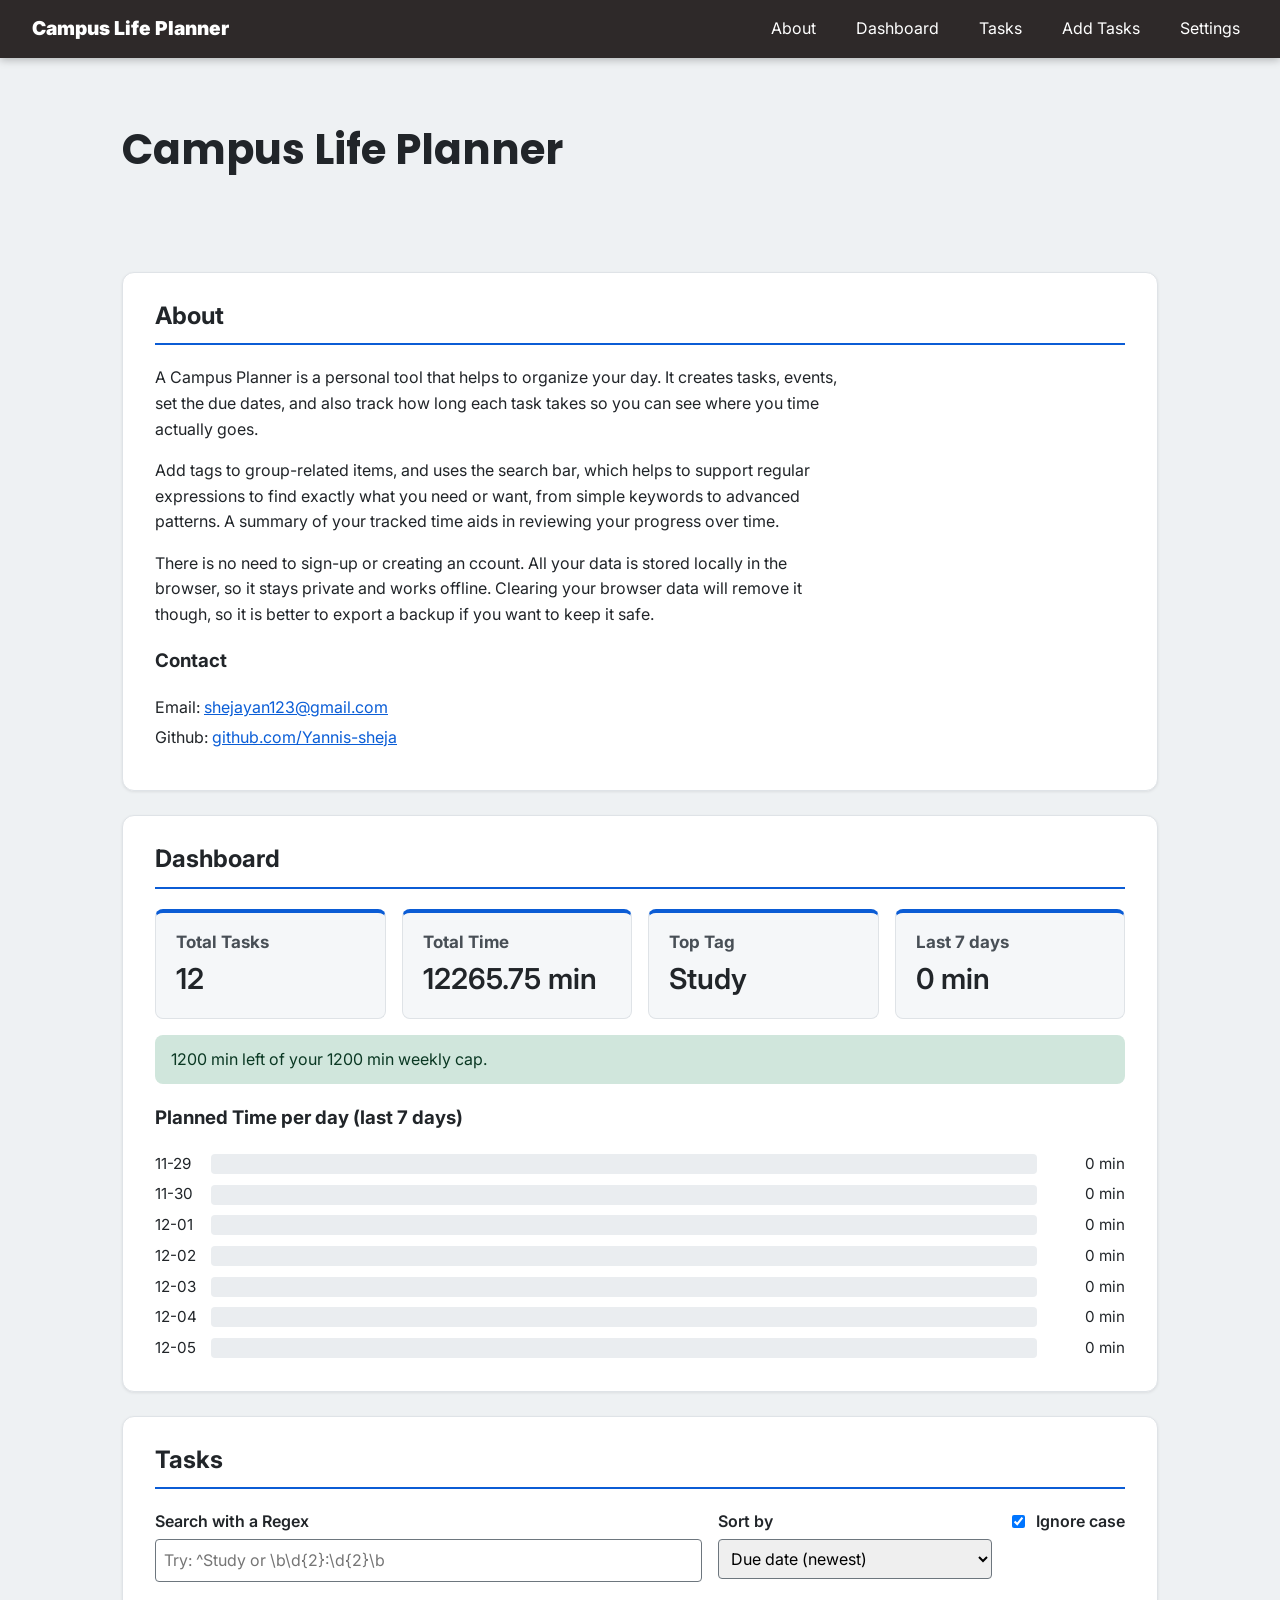
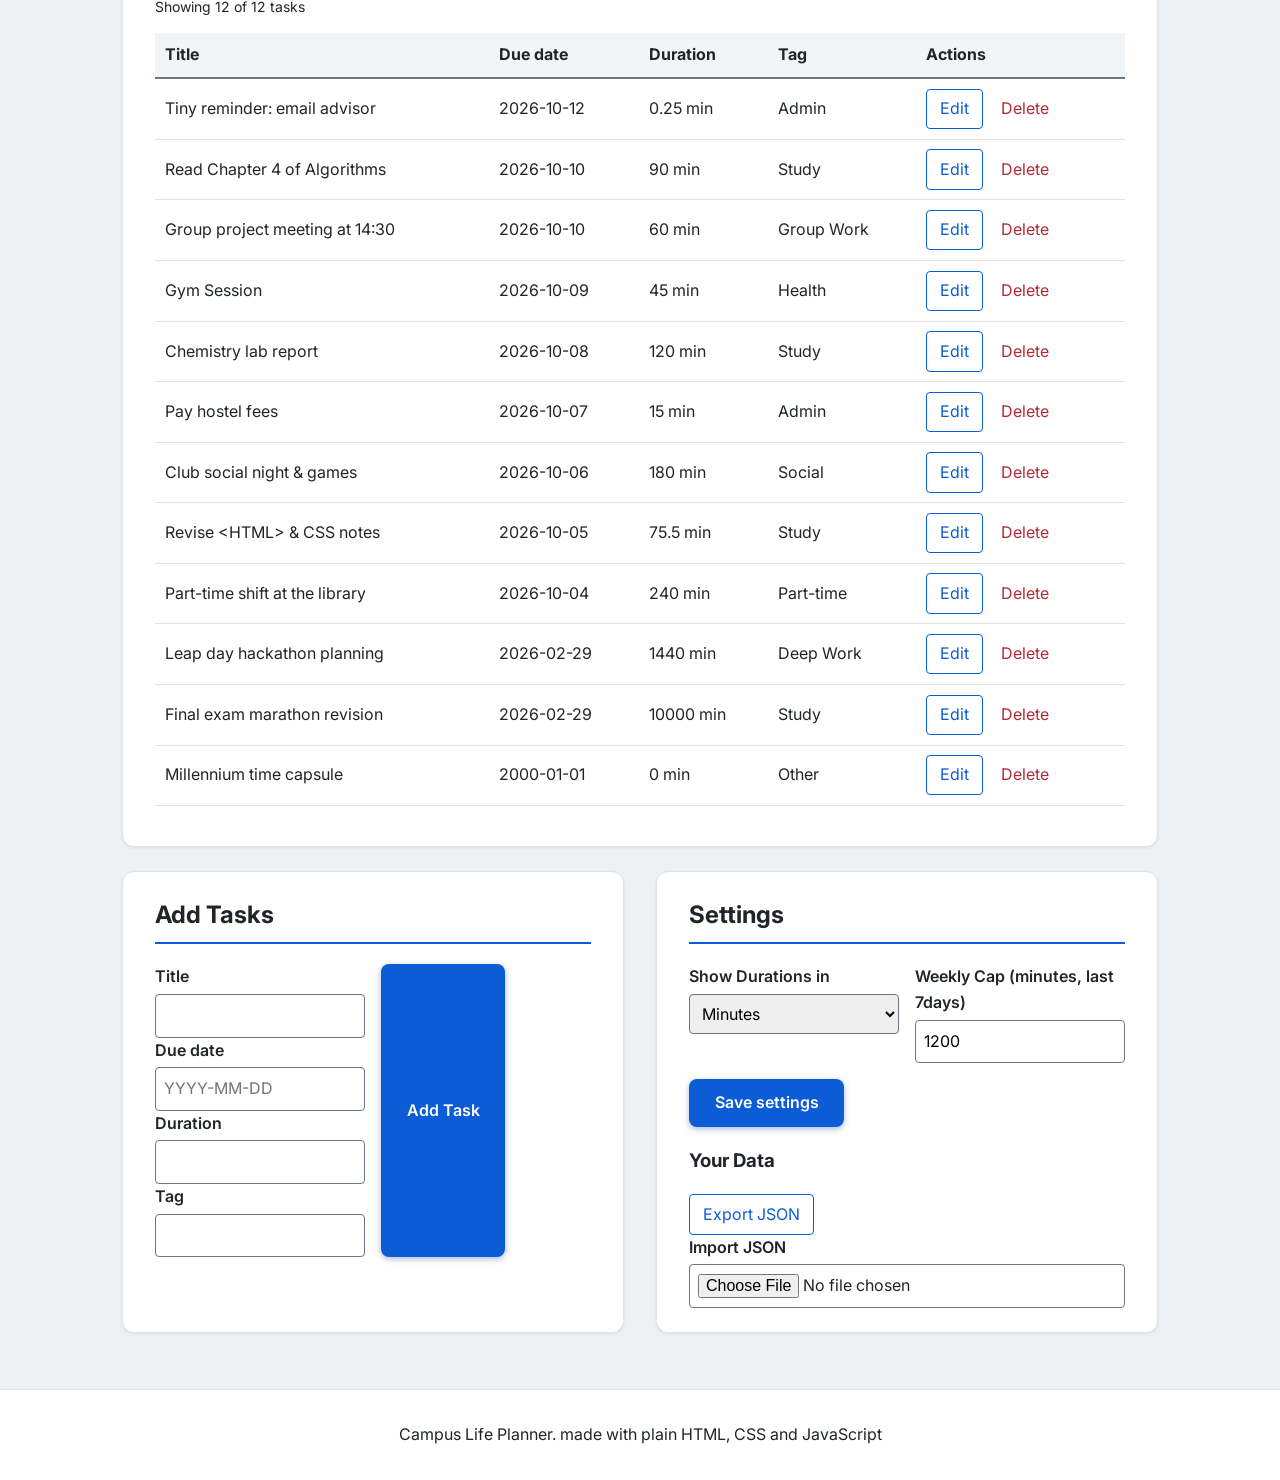
<file: index.html>
<!DOCTYPE html>
<html lang="en">
<head>
    <meta charset="UTF-8"> <!--This make sure that phone's screens fits instead of shrinking the layout-->
    <meta name="viewport" content="width=device-width, initial-scale=1.0">
    <title>Campus Life Planner</title>
    <link rel="stylesheet" href="styles/main.css"> <!--It links to our main.css for styling-->
    <link rel="icon" href="logo.jpg">
    <link rel="preconnect" href="https://fonts.googleapis.com">
    <link rel="preconnect" href="https://fonts.gstatic.com" crossorigin>
    <link href="https://fonts.googleapis.com/css2?family=Inter:wght@400;500&family=Poppins:wght@600;700&display=swap" rel="stylesheet">
</head>
<body>
    <a class="skip-link" href="#main">Skip to main content</a>
    <!--Firstly, we add:
    THE NAVIGATION BAR-->
    <header>
        <p class="brand"> Campus Life Planner </p>
        <nav aria-label="Main"><!-- The aria-label names the landmark which is the navigation-->
            <ul>
                <li><a href="#about">About</a></li>
                <li><a href="#dashboard">Dashboard</a></li>
                <li><a href="#tasks">Tasks</a></li>
                <li><a href="#add">Add Tasks</a></li>
                <li><a href="#settings">Settings</a></li>
            </ul>

        </nav>

    </header>
    <!--Secondly,
    THE MAIN CONTENT-->
    <main id="main">
        <h1> Campus Life Planner</h1>
        <p id="status" class="status" role="status"> </p>
        <p id="error" class="error" role="alert"> </p>
        <!-- The ABOUT section-->
         <section id="about" aria-labelledby="aboutHeading"><!-- The aria-labelledby names the section by its heading-->
            <h2 id="aboutHeading"> About </h2>
            <p> A Campus Planner is a personal tool that helps to organize your day. It creates tasks, events,
                set the due dates, and also track how long each task takes so you can see where you time 
                actually goes.
            </p>
            <p> Add tags to group-related items, and uses the search bar, which helps to support regular expressions
                to find exactly what you need or want, from simple keywords to advanced patterns.
                A summary of your tracked time aids in reviewing your progress over time.
            </p>
            <p> There is no need to sign-up or creating an ccount. All your data is stored locally in the browser,
                so it stays private and works offline. Clearing your browser data will remove it though,
                so it is better to export a backup if you want to keep it safe.
            </p>
            <h3> Contact </h3>
            <ul class="contact-list">
                <li> Email: <a href="mailto:shejayan123@gmail.com">shejayan123@gmail.com</a></li>
                <li> Github: <a href="https://github.com/Yannis-sheja" target="_blank" rel="noopener noreferrer">github.com/Yannis-sheja</a></li>
            </ul>
        <!--The DASHBOARD section-->
         </section>
         <section id="dashboard" aria-labelledby="dashboardHeading">
            <h2 id="dashboardHeading">Dashboard</h2>
            <div class="cards"> <!-- Here, JavaScript will aid in filling the empty <p> tags and there is 4 number cards-->
                <div class="card"><h3>Total Tasks</h3><p id="statCount"></p></div>
                <div class="card"><h3>Total Time</h3><p id="statTotal"></p></div>
                <div class="card"><h3>Top Tag </h3><p id="statTop"></p></div>
                <div class="card"><h3>Last 7 days </h3><p id="statWeek"></p></div>
            </div>
            <!-- Here lies the Weekcap messages. So, We fill one of the two live regions;
             -Polite(when it turns) when under the cap
             -Assertive(interrupts) when over-->
             <div id="capBox" class="cap ok">
                <div id="capPolite" aria-live="polite"> </div>
                <div id="capAssertive" aria-live="assertive"></div>
            </div>
            <h3> Planned Time per day (last 7 days)</h3>
            <div id="chart"></div><!-- The Chart or the bar chart will be drawn by JavaScript-->
         </section>
         <!--The TASKS section-->
         <section id="tasks" aria-labelledby="tasksHeading">
            <h2 id="tasksHeading" tabindex="-1">Tasks</h2> <!-- The tabindex="-1" lets JavaScript move the focus here
            (after a delete)-->
            <div class="toolbar">
                <div>
                <!-- The label tag for="search" is linked with the id="search" thus helping for searching-->
                    <label for="search"> Search with a Regex </label>
                    <input id="search" type="search" autocomplete="off" aria-describedby="searchError"
                        placeholder="Try: ^Study or \b\d{2}:\d{2}\b">
                    <div id="searchError" class="error" role="status"></div>
                </div>
                <div>
                    <label for="sortBy">Sort by</label>
                    <select id="sortBy">
                        <option value="date-desc"> Due date (newest)</option>
                        <option value="date-asc"> Due date (oldest)</option>
                        <option value="title-asc"> Title (A-Z)</option>
                        <option value="title-desc"> Title (Z-A)</option>
                        <option value="duration-asc"> Duraion (Low-High)</option>
                        <option value="duration-desc"> Duration (High-low)</option>
                    </select>
                </div>
                <div class="checkbox">
                    <input id="ignoreCase" type="checkbox" checked>
                    <label for="ignoreCase"> Ignore case</label>
                </div>
            </div>
            <p id="count" class="small" aria-live="polite"></p>
            <table>
                <caption class="visually-hidden"> Your Tasks</caption> <!-- It is only the title for screen readers only-->
                <thead>
                    <tr>
                        <th scope="col"> Title </th>
                        <th scope="col"> Due date</th>
                        <th scope="col"> Duration</th>
                        <th scope="col">Tag </th>
                        <th scope="col">Actions</th>
                    </tr>
                </thead>
                <tbody id="rows"></tbody> <!-- This rows or body will be filled by JavaScript-->
            </table> 
            <p id="empty"></p>
         </section>
         <!-- The ADD TASK section-->
         <section id="add" aria-labelledby="addHeading">
            <h2 id="addHeading"> Add Tasks</h2>
            <form id="taskForm" novalidate> <!-- This "novalidate" will help us turn off the browser's error bubbles so
                that ours are used instead-->
                <div>
                    <label for="title"> Title</label>
                    <input id="title" autocomplete="off" aria-describedby="titleError"> <!-- "aria-describedby" helps us to link
                    to its error message-->
                    <div id="titleError" class="error"></div>

                    <label for="dueDate"> Due date</label>
                    <input id="dueDate" placeholder="YYYY-MM-DD" autocomplete="off" aria-describedby="dueDateError">
                    <div id="dueDateError" class="error"></div>
                    
                    <label for="duration"> Duration </label>
                    <input id="duration" inputmode="decimal" autocomplete="off" aria-describedby="durationError"> <!--"inputmode='decimal'" helps
                    us a number keypad on the mobile phones-->
                    <div id="durationError" class="error"></div>

                    <label for="tag"> Tag </label>
                    <input id="tag" autocomplete="off" aria-describedby="tagError">
                    <div id="tagError" class="error"></div>
                </div>
                <button type="submit" class="btn btn-primary"> Add Task</button>
            </form>
         </section>
         <section id="settings" aria-labelledby="settingsHeading">
            <h2 id="settingsHeading"> Settings </h2>
            <form id="settingsForm" novalidate>
                <div>
                    <label for="unit">Show Durations in</label>
                    <select id="unit">
                        <option value="hours"> Hours </option>
                        <option value="minutes"> Minutes</option>
                    </select>
                </div>
                <div>
                    <label for="cap"> Weekly Cap (minutes, last 7days) </label>
                    <input id="cap" inputmode="decimal" autocomplete="off" aria-describedby="capError">
                    <div id="capError" class="error"></div>
                </div>
                <button type="submit" class="btn btn-primary"> Save settings</button>
            </form>

            <h3> Your Data </h3>
            <button id="export" type="button" class="btn"> Export JSON</button>
            <div>
                <label for="import"> Import JSON </label>
                <input id="import" type="file" accept=".json,application/json">
            </div> 
         </section>
    </main>
    <footer> 
        <p> Campus Life Planner. made with plain HTML, CSS and JavaScript</p>
    </footer>
   <script type="module" src="scripts/main.js"></script>
</body>
</html>
</file>
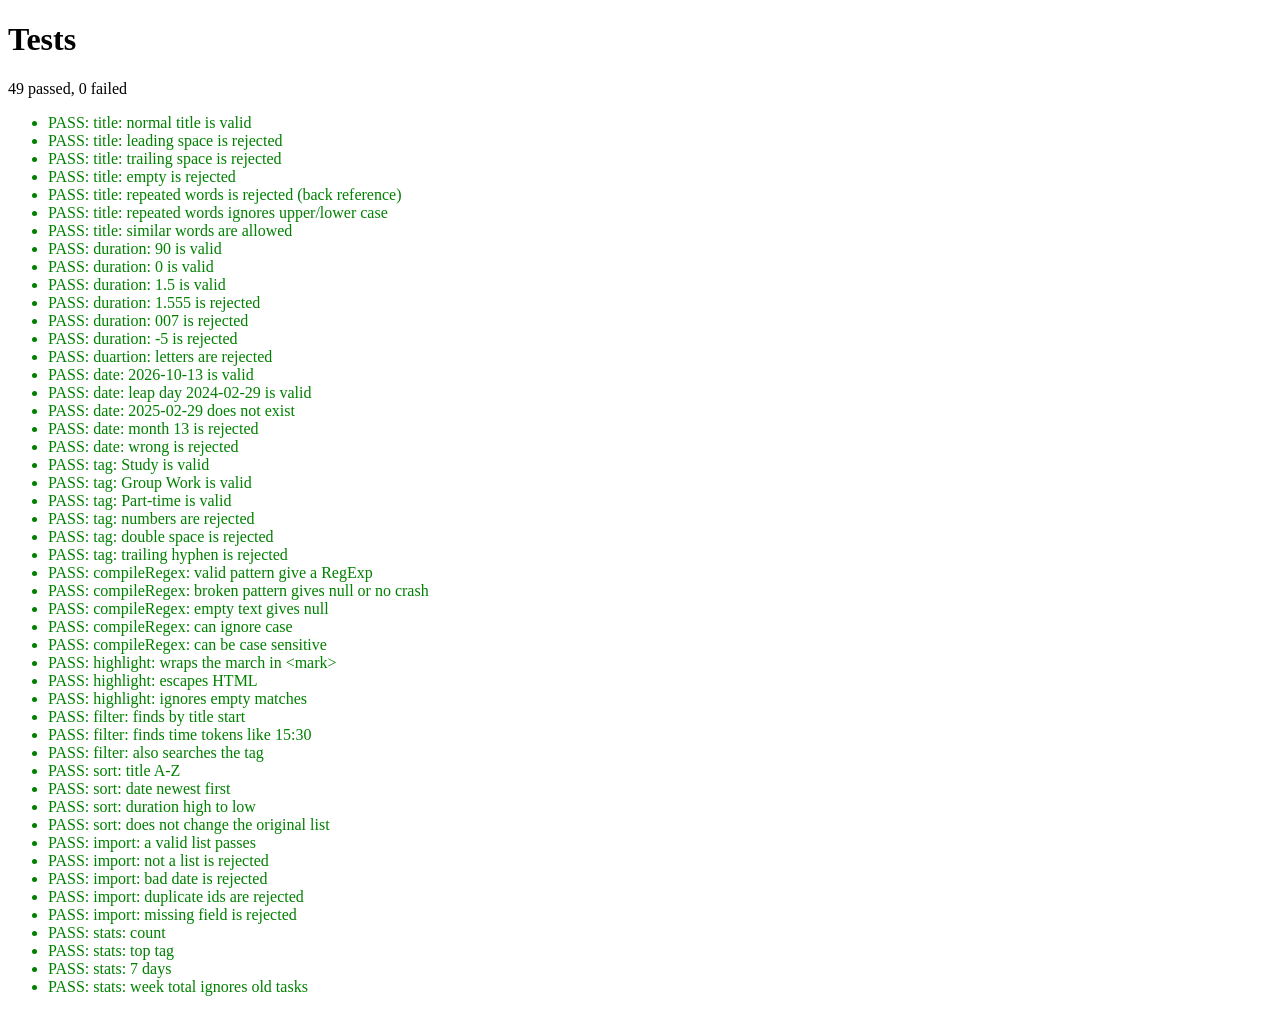
<file: tests.html>
<!DOCTYPE html>
<html lang="en">
<head>
    <meta charset="UTF-8">
    <meta name="viewport" content="width=device-width, initial-scale=1.0">
    <title>Campus Life Planner</title>
</head>
<body>
    <h1> Tests </h1>
    <p id="summary" role="status">Running...</p>
    <ul id="results"></ul>
    <script type="module">
        import  {checkTitle, checkDate, checkDuration, checkTag, isValidImport } from './scripts/validator.js';
        import { compileRegex, highlight, filterRecords, sortRecords} from './scripts/search.js';
        import { state, calculateStats } from './scripts/state.js';

        let passed = 0;
        let failed = 0;

        function test(name, condition) {
            const item = document.createElement('li')
            item.textContent = (condition ? 'PASS: ' : 'FAIL: ') + name;
            item.style.color = condition ? 'green' : 'red';
            document.getElementById('results').appendChild(item);
            if (condition) passed++; else failed++;
        }

        function isOk(checkfunction, value) { return checkfunction(value) === ''; }

        // Title
        test('title: normal title is valid', isOk(checkTitle, 'Read chapter 1'));
        test('title: leading space is rejected', !isOk(checkTitle, ' Read'));
        test('title: trailing space is rejected', !isOk(checkTitle, 'Read '));
        test('title: empty is rejected', !isOk(checkTitle, ''));
        test('title: repeated words is rejected (back reference)', !isOk(checkTitle, 'Study the the notes'));
        test('title: repeated words ignores upper/lower case', !isOk(checkTitle, 'Study Study'));
        test('title: similar words are allowed', isOk(checkTitle, 'Read reading list'));

        //Duration
        test('duration: 90 is valid', isOk(checkDuration, '90'));
        test('duration: 0 is valid', isOk(checkDuration, '0'));
        test('duration: 1.5 is valid', isOk(checkDuration, '1.5'));
        test('duration: 1.555 is rejected', !isOk(checkDuration, '1.555'));
        test('duration: 007 is rejected', !isOk(checkDuration, '007'));
        test('duration: -5 is rejected', !isOk(checkDuration, '-5'));
        test('duartion: letters are rejected', !isOk(checkDuration, 'abc'));

        //Date
        test('date: 2026-10-13 is valid', isOk(checkDate, '2026-10-13'));
        test('date: leap day 2024-02-29 is valid', isOk(checkDate, '2024-02-29'));
        test('date: 2025-02-29 does not exist', !isOk(checkDate, '2025-02-29'));
        test('date: month 13 is rejected', !isOk(checkDate, '2026-13-01'));
        test('date: wrong is rejected', !isOk(checkDate, '13/10/2026'));

        //Tag
        test('tag: Study is valid', isOk(checkTag, 'Study'));
        test('tag: Group Work is valid', isOk(checkTag, 'Group Work'));
        test('tag: Part-time is valid', isOk(checkTag, 'Part-time'));
        test('tag: numbers are rejected', !isOk(checkTag, 'Study2'));
        test('tag: double space is rejected', !isOk(checkTag, 'Group  Work'));
        test('tag: trailing hyphen is rejected', !isOk(checkTag, 'Study-'));

        //Search 
        test('compileRegex: valid pattern give a RegExp', compileRegex('^Study', true) instanceof RegExp);
        test('compileRegex: broken pattern gives null or no crash', compileRegex('(', true) === null);
        test('compileRegex: empty text gives null', compileRegex('', true) === null);
        test('compileRegex: can ignore  case', compileRegex('abc', true).test('ABC'));
        test('compileRegex: can be case sensitive', !compileRegex('abc', false).test('ABC'));
        test('highlight: wraps the march in <mark>', highlight('Coffee time', compileRegex('coffee', true)) === '<mark>Coffee</mark> time');
        test('highlight: escapes HTML', highlight('<b>', null) === '&lt;b&gt;');
        test('highlight: ignores empty matches', highlight('abc', compileRegex('x*', true)) === 'abc');

        const list = [
            { id: 'a', title: 'Banana', dueDate: '2026-01-02', duration: 30, tag: 'Food'},
            { id: 'b', title: 'Apple', dueDate: '2026-01-01', duration: 90, tag: 'Study'},
            { id: 'c', title: 'Cherry at 15:30', dueDate: '2026-01-03', duration: 5, tag: 'Study'},
        ];

        test('filter: finds by title start', filterRecords(list, compileRegex('^app', true)).length === 1);
        test('filter: finds time tokens like 15:30', filterRecords(list, compileRegex('\\b\\d{2}:\\d{2}\\b', true))[0].id ==='c');
        test('filter: also searches the tag', filterRecords(list, compileRegex('^Study', true)).length === 2);
        test('sort: title A-Z', sortRecords(list, 'title-asc')[0].id === 'b');
        test('sort: date newest first', sortRecords(list, 'date-desc')[0].id === 'c');
        test('sort: duration high to low', sortRecords(list, 'duration-desc')[0].id === 'b');
        test('sort: does not change the original list', list[0].id === 'a');
        //Import

        const good = { id: 'x', title: 'Test', dueDate: '2026-01-01', duration: 10, tag: 'Study', createdAt: 'n', updatedAt: 'n'};
        test ('import: a valid list passes', isValidImport([good]));
        test ('import: not a list is rejected', !isValidImport({}));

        test ('import: bad date is rejected', !isValidImport({ ...good, dueDate: 'tomorrow'}));
        test ('import: duplicate ids are rejected', !isValidImport([good, good]));
        test ('import: missing field is rejected', !isValidImport([{ ...good, title: undefined}]));

        //Stats
        state.records = [
            { dueDate: '2026-10-10', duration: 60, tag: 'Study'},
            { dueDate: '2026-10-09', duration: 30.5, tag: 'Study'},
            { dueDate: '2026-01-01', duration: 10, tag: 'Fun'},
        ];
        const stats = calculateStats(state.records, new Date(2026, 9 ,10));
        test('stats: count', stats.count === 3);
        test('stats: top tag', stats.topTag === 'Study');
        test('stats: 7 days', stats.days    .length === 7);
        test('stats: week total ignores old tasks', stats.weekMinutes === 90.5);

        document.getElementById('summary').textContent = passed + ' passed, ' + failed + ' failed';
    </script>
</body>
</html>
</file>
<file: styles/main.css>
/*Adding OVERALL STYLES OF THE WEBSITE*/
* {
    box-sizing: border-box; /*Here I could used the padding but it doesnt make the box wider*/
}
html {
    scroll-behavior: smooth;
    scroll-padding-top: 4.5rem;
}
body {
    margin: 0;
    font-family: "Inter", system-ui, sans-serif;
    line-height: 1.6;
    color: rgb(33, 37, 41);
    background-color: rgb(238, 241, 243);
}
main {
    padding: 1rem;
    max-width: 1000px;
    margin: 0 auto;
}
h1 {
    font-family: "Poppins", sans-serif;
    font-size: 2rem;
 
}
section {
    background-color: hsl(0, 0%, 100%);
    border: 1px solid hsl(210, 14%, 89%);
    border-radius: .75rem;
    padding: 1rem;
    margin-bottom: 1.5rem;
    box-shadow: 0 1px 3px hsla(0, 0%, 0%, 0.08);
}
section h2 { 
    margin-top: 0;
    padding-bottom: .5rem;
    border-bottom: 2px solid hsl(216, 90%, 44%);
}
#about p { max-width: 70ch; }
a {
    color: #0b5ed7;
}
.small {
    font-size: .875rem;
}
.visually-hidden {
    position: absolute;
    left: -9999px;
}
/* Adding SKIP TO MAIN CONTENT styles*/
/* skip-link: it is not shown on the screen, but it slides when it gets a keyboard focus*/
.skip-link {
    position: absolute;
    left: .5rem;
    top: -4rem;
    padding: .5rem 1rem;
    z-index: 10;
    background-color: hsl(0, 0%, 100%);
    border: 2px solid hsl(216, 90%, 44%);
    transition: top .2s;
}
.skip-link:focus {
    top: .5rem;
}
/* This is a clear outline on whatever has a keyboard focus*/
:focus-visible {
    outline: 3px solid #0b5ed7;
    outline-offset: 2px;
}
mark {
    background-color: hsl(48, 100%, 70%);
    color: hsl(0, 0%, 0%); 
}
/* This highlights the search matches */
/* Adding HEADER AND NAVIGATION styles */
header {
    background-color: hsl(0, 6%, 17%);
    color: hsl(0, 0%, 100%);
    padding: .5rem 1rem;
    box-shadow: 0 2px 8px hsla(0, 0%, 0%, 0.25);
}
.brand {
    margin: 0;
    font-weight: 900;
}
nav ul {
    display: flex;
    flex-wrap: wrap;
    list-style: none;
    gap: .25rem 2rem;
    margin: 0;
    padding: 0;

}
nav a {
    color: hsl(0, 0%, 100%);
    display: inline-block;
    padding: 4px 8px;
    text-decoration: none;
    transition: all 0.2s ease; /*For smooth changes when we hover*/
}
nav a:hover {
    background-color: rgb(73, 61, 61);
    padding: 8px 14px;

}
/*Adding CONTACT styles*/
.contact-list {
    list-style: none;
    padding: 0;
}
.contact-list li {
    margin-bottom: 4px;
}
/*Adding DASHBOARD styles*/
.cards {
    display: grid;
    grid-template-columns: 1fr;
    gap: .75rem;
}
.card {
    background-color: hsl(0, 0%, 100%);
    border: 1px solid hsl(210, 14%, 89%);
    border-top: 4px solid hsl(216, 90%, 44%);
    border-radius: .5rem;
    padding: .75rem;
    transition: transform .2s, box-shadow .2s;
}
.card:hover {
    transform: translateY(-3px);
    box-shadow: 0 .4rem .8rem hsla(0, 0%, 0%, 0.15);

}
.card h3 {
    margin: 0;
    font-size: 17px;
    color: hsl(210, 9%, 31%);
}
.card p {
    margin: 0;
    font-size: 1.4rem;
    font-weight: 600;

}
/*Adding CAP MESSAGE BOX*/
/*Green when under the Cap and Red when over*/
.cap {
    padding: .75rem 1rem;
    border-radius: .5rem;
    margin: 1rem 0;
}
.cap.ok {
    background-color: hsl(153, 31%, 86%);
    color: hsl(153, 69%, 13%);
}
.cap.over {
    background-color:hsl(355, 70%, 91%);
    color:hsl(354, 61%, 21%);
}
/*Adding BAR CHART styles*/
.bar-row {
    display: flex;
    align-items: center;
    gap: .5rem;
    margin-bottom: .25rem;
    font-size: .85rem;
}
.bar-label {
    width: 3rem;
}
.bar-value {
    width: 5rem;
    text-align: right;
}
.bar-track {
    flex: 1;
    height: 1rem;
    background: hsl(210, 16%, 93%);
    border-radius: .25rem;
    overflow: hidden;
}
.bar-fill {
    height: 100%;
    background: hsl(216, 90%, 44%);
    transform-origin: left;
    animation: grow .6s ease-out;
}
/*Adding TABLE styles*/
thead {
    position: absolute;
    left:-9999px;
}
table, tbody, tr, td {
    display: block;
}
tr {
    background-color: hsl(0, 0%, 100%);
    border: 1px solid hsl(210, 14%, 89%);
    border-radius: .5rem;
    padding: .5rem;
    margin-bottom: .75rem;
    animation: fade .3s ease-out;
}
td {
    display: flex;
    justify-content: space-between;
    align-items: center;
    gap: 1rem;
    padding: .3rem .25rem;
}
td input {
    width: 60%;
}
td::before {
    content: attr(data-label);
    font-weight: 600;
}
/*Adding FORM AND BUTTONS styles*/
form, .toolbar {
    display: grid;
    gap: 1rem;
}
label {
    display: block;
    font-weight: 600;
    margin-bottom: .25rem;
}
input, select {
    width: 100%;
    padding: .5rem;
    font: inherit;
    border: 1px solid hsl(208, 7%, 46%);
    border-radius: .25rem;
}
.checkbox {
    display: flex;
    align-items: center;
    gap: .5rem;
}
.checkbox input {
    width: auto;
}
.checkbox label {
    margin: 0;
}

.error {
    color: hsl(354, 61%, 43%);
    font-size: .880rem;
}
.error:empty {
    display: none;
}
/* There cant be any empty when there is no error */
input[aria-invalid="true"] {
    border-color: hsl(354, 61%, 43%) ;
    background: hsl(0, 100%, 98%);
}
.status {
    color: hsl(138, 69%, 25%) ;
    font-weight: 600;
}
.btn {
    padding: .4rem .8rem;
    font: inherit;
    cursor: pointer;
    color: hsl(216, 90%, 44%);
    background: hsl(0, 0%, 100%);
    border: 1px solid hsl(216, 90%, 44%);
    border-radius: .25rem;
    transition: background .2s, color .2s;
}
.btn:hover {
    background-color: hsl(216, 90%, 44%);
    color:hsl(0, 0%, 100%);
}
.btn-primary {
    padding: .7rem 1.6rem;
    font-weight: 600;
    font-size: 1rem;
    background-color: hsl(216, 90%, 44%);
    color:hsl(0, 0%, 100%);
    border: none;
    border-radius: .5rem;
    box-shadow: 0 2px 6px hsla(216, 90%, 30%, 0.35);
    transition: background-color .2s, transform .2s, box-shadow .2s;
}
.btn-primary:hover {
    background-color: hsl(216, 90%, 31%);
    transform: translateY(-2px);
    box-shadow: 0 6px 12px hsla(216, 90%, 30%, 0.35);
}
.btn-primary:active {
    transform: translateY(0);
    box-shadow: 0 1px 3px hsla(216, 90%, 30%, 0.35);
}
.btn-danger {
    color: hsl(354, 61%, 43%);
    border-color: hsl(0, 0%, 100%);
}
.btn-danger:hover {
    background-color: hsl(354, 61%, 43%);
    color: hsl(0, 0%, 100%);
}
footer {
    padding: 1rem;
    text-align: center;
    background-color: hsl(0, 0%, 100%);
    border-top: 1px solid hsl(210, 14%, 89%);
}

/* Now its time for the fun part, ANIMATIONS,
We are going to use the keyframes*/
@keyframes fade { from {opacity: 0; } to {opacity: 1; }}
@keyframes grow { from {transform: scaleX(0); } to {transform: scaleX(1); }}

/* Adding BREAKPOINTS, this is where the screen gets wider*/
/* 360px and up: This is mainly for normal phones where they only get 2 cards per row */
@media (min-width: 360px) {
    .cards {
        grid-template-columns: 1fr 1fr ;
    }
}
/*768px and up: this is mainly for tables where the tables are formed and forms 2 columns */
@media (min-width: 768px) {
  h1{ font-size: 2.2rem;}
  html { scroll-padding-top: 4.5rem ;}
  header { 
        position: sticky;
        top: 0;
        z-index: 5;
        display: flex;
        align-items: center;
        justify-content: space-between;
        padding: .75rem 2rem;
  }
  main { padding: 1.5rem;}
  section { padding: 1.25rem 1.5rem; }
  .cards { grid-template-columns: repeat(4, 1fr); gap: 1rem ;}
  .card { padding: .75rem 1rem;}
  .card p { font-size: 1.25rem;}
  .bar-row { font-size: .95rem; margin-bottom: .4rem;}
  .bar-track { height: 1.25rem;}
  th { background-color: hsl(210, 25%, 96%);}
  tbody tr:hover { background-color: hsl(216, 90%, 97%);}

  form { grid-template-columns: 1fr 1fr;}
  form button { justify-self: start;}
  .toolbar { grid-template-columns: 2fr 1fr auto; align-items: start;}
  nav ul { gap: .25rem 1.5rem;}

/*This is where the real table layout come in */
    table {
        display: table;
        width: 100%;
        border-collapse: collapse;
        background-color: hsl(0, 0%, 100%);
    }
    thead {
        position: static;
    }
    tbody {
        display: table-row-group;
    }
    tr {
        display: table-row;
        border:0;
        border-radius: 0;
        margin: 0;
        padding: 0;
    }
    td {
        display: table-cell;
        padding: .6rem;
        border-bottom: 1px solid hsl(210, 14%, 89%);
    }
    td::before {
        display: none;
    }
    td input {
        width: 100%;
    }
    th {
        text-align: left;
        padding: .6rem;
        border-bottom: 2px solid hsl(208, 7%, 46%);
    }
}
/* 1024px and up: this is mainly for desktops, there will ony 4 cards in a row, roomier layout */
@media(min-width: 1024px) {
    .cards { grid-template-columns: repeat(4, 1fr); gap: 1rem;}
    header { 
        padding: .75rem 2rem;
    }
    .brand { font-size: 1.2rem;}
    nav a { border-radius: .25rem;}
    main {
        max-width: 1100px;
        margin: 0 auto;
        padding: 2rem;
        display: grid;
        grid-template-columns: 1fr 1fr;
        column-gap: 2rem;
    }
    main >h1, #status, #error, #about, #dashboard, #tasks {
        grid-column: 1 / -1;
    }
    h1 { font-size: 2.6rem;}
    section {
        background-color: hsl(0, 0%, 100%);
        border: 1px solid hsl(210, 14%, 89%);
        border-radius: .75rem;
        padding: 1.5rem 2rem;
        box-shadow: 0 1px 3px hsla(0, 0%, 0%, 0.08)
    }
    section h2 {
        margin-top: 0;
        padding-bottom: .5rem;
        border-bottom: 2px solid hsl(216, 90%, 44%);
    }
    #about p { max-width: 70ch;}

    .cards {grid-template-columns: repeat(4, 1fr); gap: 1rem;}
    .card {
        background-color: hsl(210, 25%, 97%);
        border-top: 4px solid hsl(216, 90%, 44%);
        padding: 1rem 1.25rem;
    }
    .card p {
        font-size: 1.8rem;
    }

    .bar-row {
        font-size: .95rem;
        margin-bottom: .4rem;
    }
    .bar-track {
        height: 1.25rem;
    }

    th { background-color: hsl(210, 25%, 96%);}
    tbody tr:hover { background-color: hsl(216, 90%, 97%); }
}
/* This is for people who dont want animations */
@media(prefers-reduced-motion: reduce) {
    *{
    animation: none !important;
    transition: none !important;
    }
    html {
        scroll-behavior: auto;
    }
}
</file>
